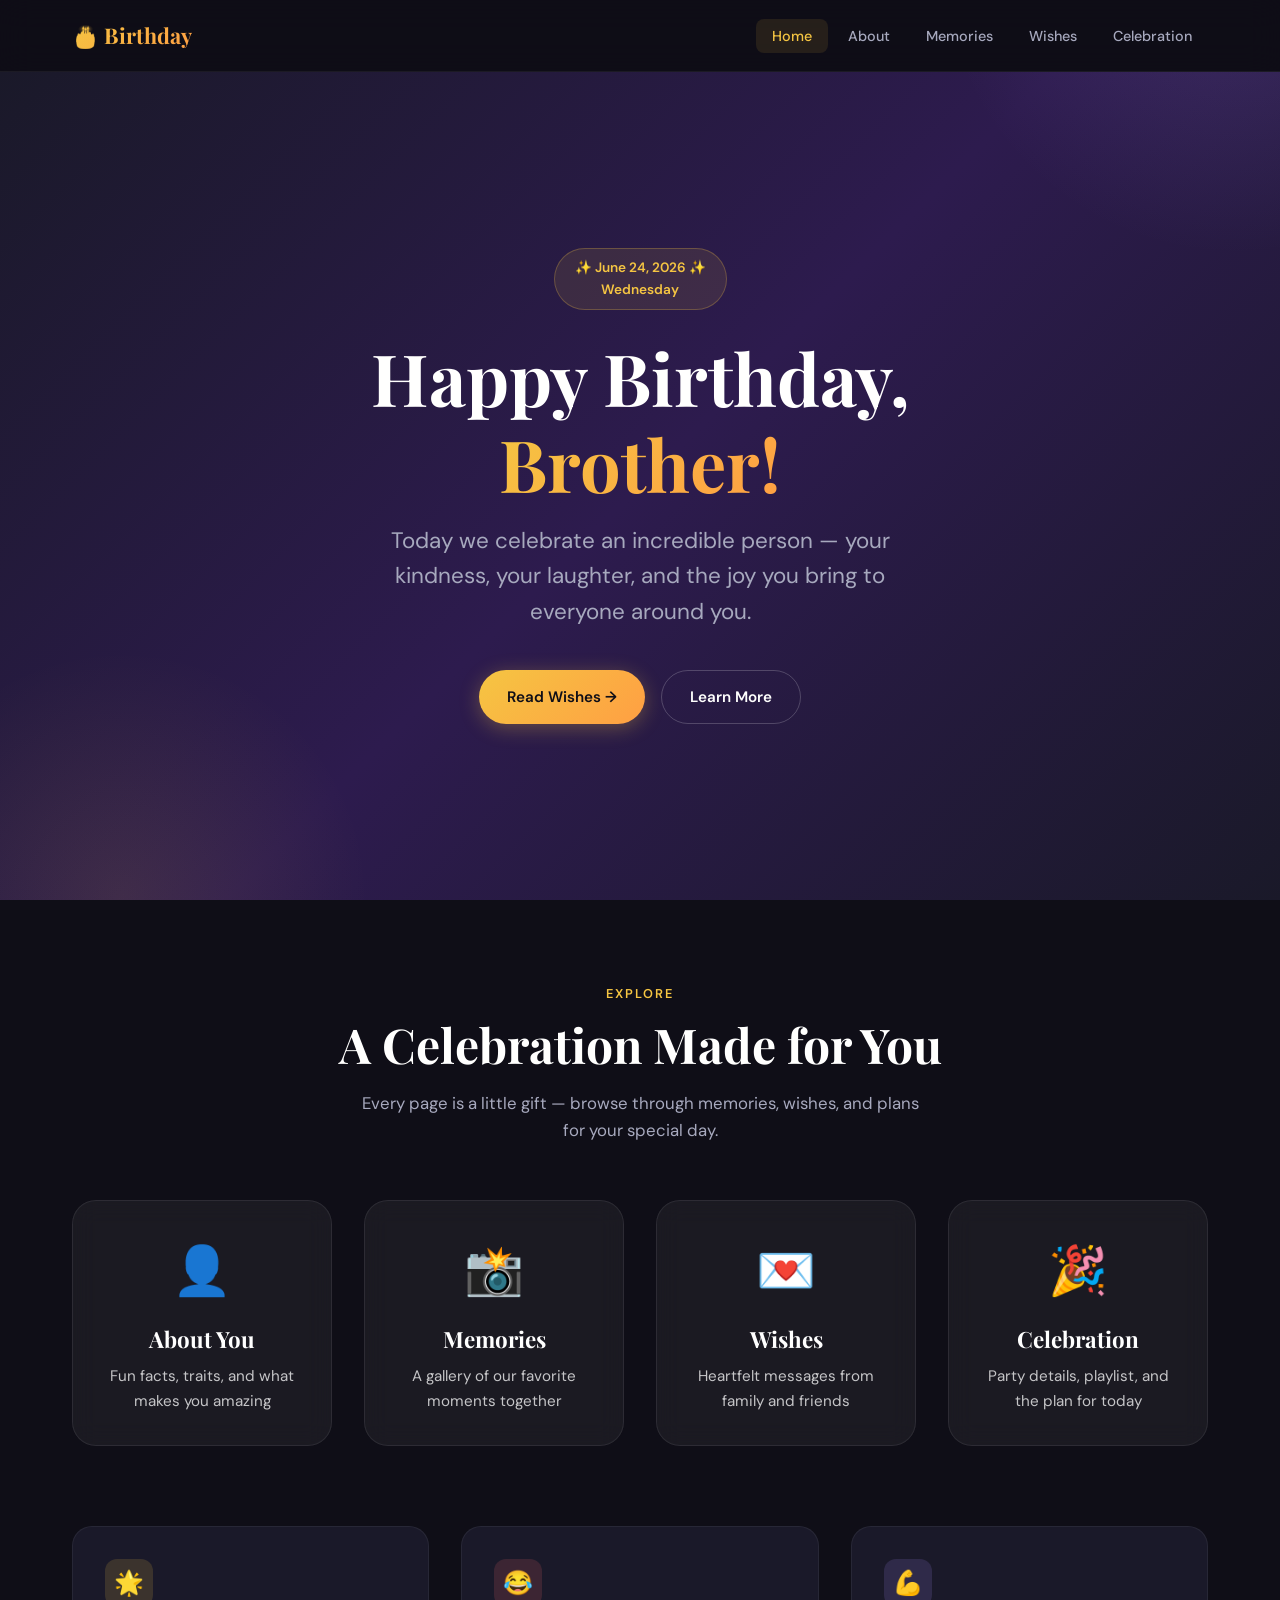
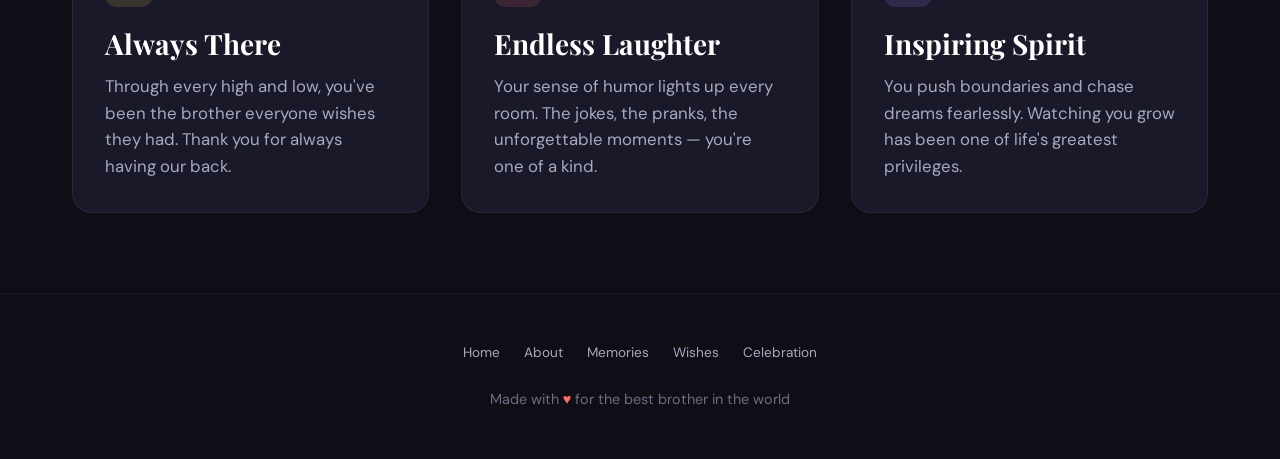
<file: index.html>
<!DOCTYPE html>
<html lang="en">
<head>
  <meta charset="UTF-8">
  <meta name="viewport" content="width=device-width, initial-scale=1.0">
  <title>Happy Birthday — Home</title>
  <link rel="stylesheet" href="css/style.css">
</head>
<body>

  <!-- Confetti -->
  <div class="confetti" aria-hidden="true">
    <div class="confetti-piece"></div>
    <div class="confetti-piece"></div>
    <div class="confetti-piece"></div>
    <div class="confetti-piece"></div>
    <div class="confetti-piece"></div>
    <div class="confetti-piece"></div>
    <div class="confetti-piece"></div>
    <div class="confetti-piece"></div>
    <div class="confetti-piece"></div>
    <div class="confetti-piece"></div>
  </div>

  <!-- Navigation -->
  <nav class="navbar">
    <div class="nav-container">
      <a href="index.html" class="nav-logo">🎂 Birthday</a>
      <button class="nav-toggle" aria-label="Toggle navigation" onclick="document.querySelector('.nav-links').classList.toggle('open')">
        <span></span>
        <span></span>
        <span></span>
      </button>
      <ul class="nav-links">
        <li><a href="index.html" class="active">Home</a></li>
        <li><a href="about.html">About</a></li>
        <li><a href="memories.html">Memories</a></li>
        <li><a href="wishes.html">Wishes</a></li>
        <li><a href="celebration.html">Celebration</a></li>
      </ul>
    </div>
  </nav>

  <div class="page-wrapper">

    <!-- Hero -->
    <section class="hero">
      <div class="hero-content">
        <div class="hero-badge">✨ June 24, 2026  ✨ <br> Wednesday</div>
        <h1>Happy Birthday,<br><span class="highlight">Brother!</span></h1>
        <p class="hero-subtitle">
          Today we celebrate an incredible person — your kindness, your laughter,
          and the joy you bring to everyone around you.
        </p>
        <div class="hero-cta">
          <a href="wishes.html" class="btn btn-primary">Read Wishes →</a>
          <a href="about.html" class="btn btn-outline">Learn More</a>
        </div>
      </div>
    </section>

    <!-- Quick Links -->
    <section class="section">
      <div class="container">
        <div class="section-header">
          <span class="label">Explore</span>
          <h2>A Celebration Made for You</h2>
          <p>Every page is a little gift — browse through memories, wishes, and plans for your special day.</p>
        </div>
        <div class="quick-links">
          <a href="about.html" class="quick-link-card">
            <span class="icon">👤</span>
            <h3>About You</h3>
            <p>Fun facts, traits, and what makes you amazing</p>
          </a>
          <a href="memories.html" class="quick-link-card">
            <span class="icon">📸</span>
            <h3>Memories</h3>
            <p>A gallery of our favorite moments together</p>
          </a>
          <a href="wishes.html" class="quick-link-card">
            <span class="icon">💌</span>
            <h3>Wishes</h3>
            <p>Heartfelt messages from family and friends</p>
          </a>
          <a href="celebration.html" class="quick-link-card">
            <span class="icon">🎉</span>
            <h3>Celebration</h3>
            <p>Party details, playlist, and the plan for today</p>
          </a>
        </div>
      </div>
    </section>

    <!-- Highlight Cards -->
    <section class="section" style="padding-top: 0;">
      <div class="container">
        <div class="grid-3">
          <div class="card">
            <div class="card-icon gold">🌟</div>
            <h3>Always There</h3>
            <p>Through every high and low, you've been the brother everyone wishes they had. Thank you for always having our back.</p>
          </div>
          <div class="card">
            <div class="card-icon coral">😂</div>
            <h3>Endless Laughter</h3>
            <p>Your sense of humor lights up every room. The jokes, the pranks, the unforgettable moments — you're one of a kind.</p>
          </div>
          <div class="card">
            <div class="card-icon purple">💪</div>
            <h3>Inspiring Spirit</h3>
            <p>You push boundaries and chase dreams fearlessly. Watching you grow has been one of life's greatest privileges.</p>
          </div>
        </div>
      </div>
    </section>

    <!-- Footer -->
    <footer class="footer">
      <div class="container">
        <nav class="footer-nav">
          <a href="index.html">Home</a>
          <a href="about.html">About</a>
          <a href="memories.html">Memories</a>
          <a href="wishes.html">Wishes</a>
          <a href="celebration.html">Celebration</a>
        </nav>
        <p>Made with <span class="heart">♥</span> for the best brother in the world</p>
      </div>
    </footer>

  </div>
</body>
</html>
</file>
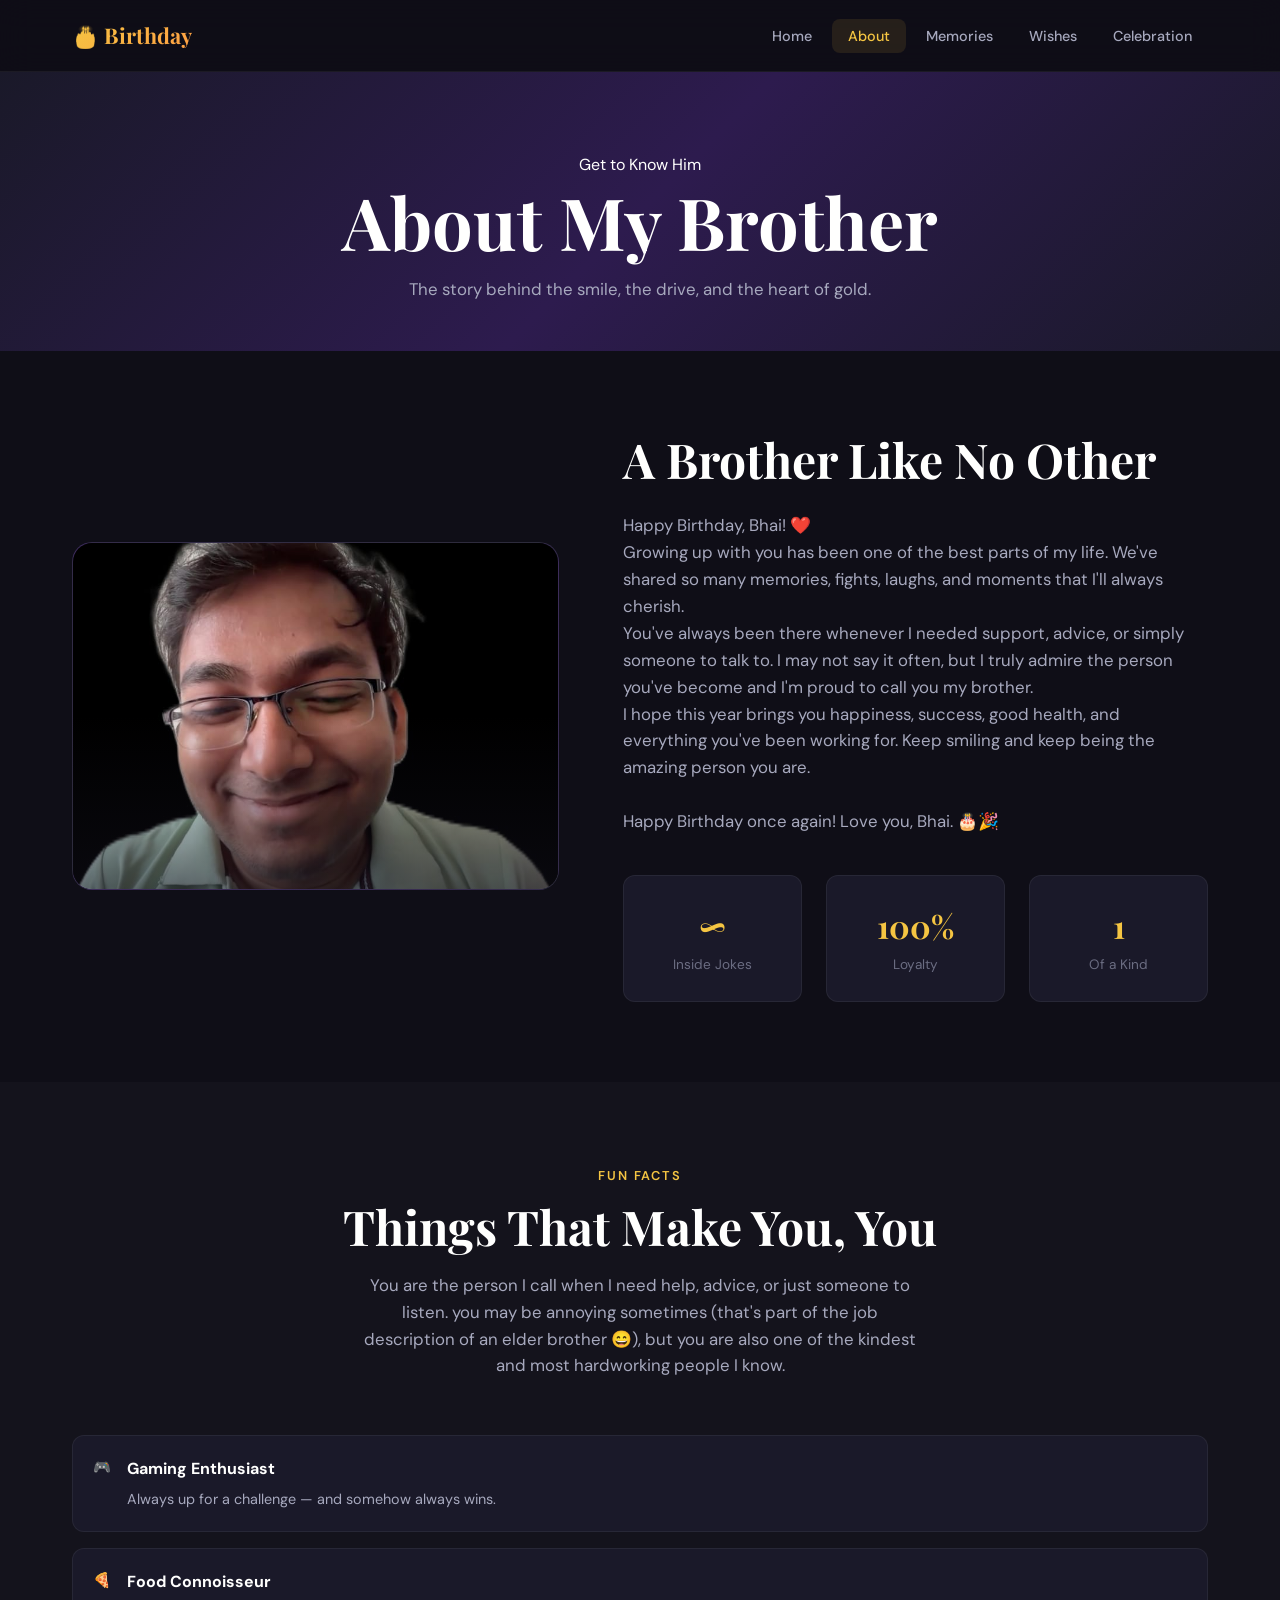
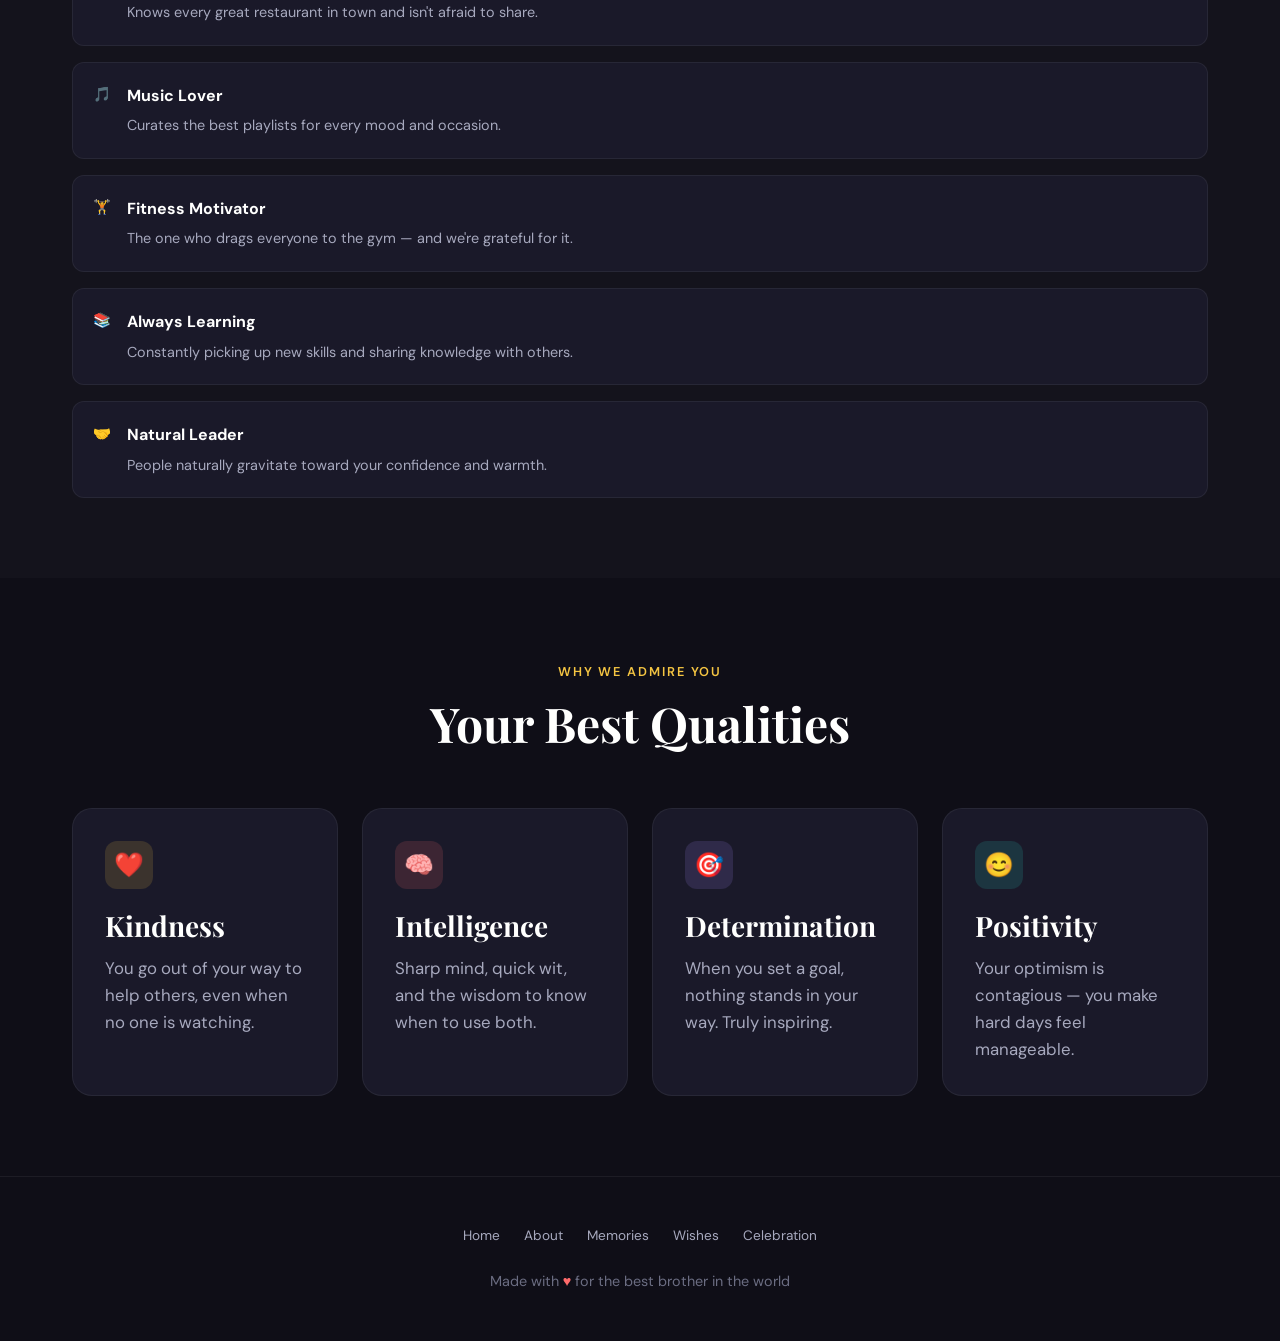
<file: about.html>
<!DOCTYPE html>
<html lang="en">

<head>
  <meta charset="UTF-8">
  <meta name="viewport" content="width=device-width, initial-scale=1.0">
  <title>About — Birthday</title>
  <link rel="stylesheet" href="css/style.css">
</head>

<body>

  <nav class="navbar">
    <div class="nav-container">
      <a href="index.html" class="nav-logo">🎂 Birthday</a>
      <button class="nav-toggle" aria-label="Toggle navigation"
        onclick="document.querySelector('.nav-links').classList.toggle('open')">
        <span></span>
        <span></span>
        <span></span>
      </button>
      <ul class="nav-links">
        <li><a href="index.html">Home</a></li>
        <li><a href="about.html" class="active">About</a></li>
        <li><a href="memories.html">Memories</a></li>
        <li><a href="wishes.html">Wishes</a></li>
        <li><a href="celebration.html">Celebration</a></li>
      </ul>
    </div>
  </nav>

  <div class="page-wrapper">

    <header class="page-hero">
      <div class="container">
        <span class="label">Get to Know Him</span>
        <h1>About My Brother</h1>
        <p>The story behind the smile, the drive, and the heart of gold.</p>
      </div>
    </header>

    <!-- Bio Section -->
    <section class="section">
      <div class="container">
        <div class="about-grid">
          <div class="about-image">
            <img src="thumbnails/WhatsApp Image 2026-06-20 at 7.28.28 AM.jpeg" alt="apnar pohoto">
          </div>
          <div class="about-content">
            <h2>A Brother Like No Other</h2>
            <p>
              Happy Birthday, Bhai! ❤️ <br>

              Growing up with you has been one of the best parts of my life. We've shared so many memories, fights,
              laughs, and moments that I'll always cherish. <br>

              You've always been there whenever I needed support, advice, or simply someone to talk to. I may not say it
              often, but I truly admire the person you've become and I'm proud to call you my brother.

              <br>

              I hope this year brings you happiness, success, good health, and everything you've been working for. Keep
              smiling and keep being the amazing person you are.
               <br>

               <br>

              Happy Birthday once again! Love you, Bhai. 🎂🎉
            </p>
            <div class="stats-row">
              <div class="stat-item">
                <span class="stat-number">∞</span>
                <span class="stat-label">Inside Jokes</span>
              </div>
              <div class="stat-item">
                <span class="stat-number">100%</span>
                <span class="stat-label">Loyalty</span>
              </div>
              <div class="stat-item">
                <span class="stat-number">1</span>
                <span class="stat-label">Of a Kind</span>
              </div>
            </div>
          </div>
        </div>
      </div>
    </section>

    <section class="section" style="background: rgba(255,255,255,0.02);">
      <div class="container">
        <div class="section-header">
          <span class="label">Fun Facts</span>
          <h2>Things That Make You, You</h2>
         <p>You are the person I call when I need help, advice, or just someone to listen. you may be annoying sometimes (that's part of the job description of an elder brother 😄), but you are also one of the kindest and most hardworking people I know.</p>
        </div>
        <ul class="trait-list">
          <li>
            <span class="trait-emoji">🎮</span>
            <div>
              <strong>Gaming Enthusiast</strong>
              <span>Always up for a challenge — and somehow always wins.</span>
            </div>
          </li>
          <li>
            <span class="trait-emoji">🍕</span>
            <div>
              <strong>Food Connoisseur</strong>
              <span>Knows every great restaurant in town and isn't afraid to share.</span>
            </div>
          </li>
          <li>
            <span class="trait-emoji">🎵</span>
            <div>
              <strong>Music Lover</strong>
              <span>Curates the best playlists for every mood and occasion.</span>
            </div>
          </li>
          <li>
            <span class="trait-emoji">🏋️</span>
            <div>
              <strong>Fitness Motivator</strong>
              <span>The one who drags everyone to the gym — and we're grateful for it.</span>
            </div>
          </li>
          <li>
            <span class="trait-emoji">📚</span>
            <div>
              <strong>Always Learning</strong>
              <span>Constantly picking up new skills and sharing knowledge with others.</span>
            </div>
          </li>
          <li>
            <span class="trait-emoji">🤝</span>
            <div>
              <strong>Natural Leader</strong>
              <span>People naturally gravitate toward your confidence and warmth.</span>
            </div>
          </li>
        </ul>
      </div>
    </section>

    
    <section class="section">
      <div class="container">
        <div class="section-header">
          <span class="label">Why We Admire You</span>
          <h2>Your Best Qualities</h2>
        </div>
        <div class="grid-4">
          <div class="card">
            <div class="card-icon gold">❤️</div>
            <h3>Kindness</h3>
            <p>You go out of your way to help others, even when no one is watching.</p>
          </div>
          <div class="card">
            <div class="card-icon coral">🧠</div>
            <h3>Intelligence</h3>
            <p>Sharp mind, quick wit, and the wisdom to know when to use both.</p>
          </div>
          <div class="card">
            <div class="card-icon purple">🎯</div>
            <h3>Determination</h3>
            <p>When you set a goal, nothing stands in your way. Truly inspiring.</p>
          </div>
          <div class="card">
            <div class="card-icon teal">😊</div>
            <h3>Positivity</h3>
            <p>Your optimism is contagious — you make hard days feel manageable.</p>
          </div>
        </div>
      </div>
    </section>

    <footer class="footer">
      <div class="container">
        <nav class="footer-nav">
          <a href="index.html">Home</a>
          <a href="about.html">About</a>
          <a href="memories.html">Memories</a>
          <a href="wishes.html">Wishes</a>
          <a href="celebration.html">Celebration</a>
        </nav>
        <p>Made with <span class="heart">♥</span> for the best brother in the world</p>
      </div>
    </footer>

  </div>
</body>

</html>
</file>
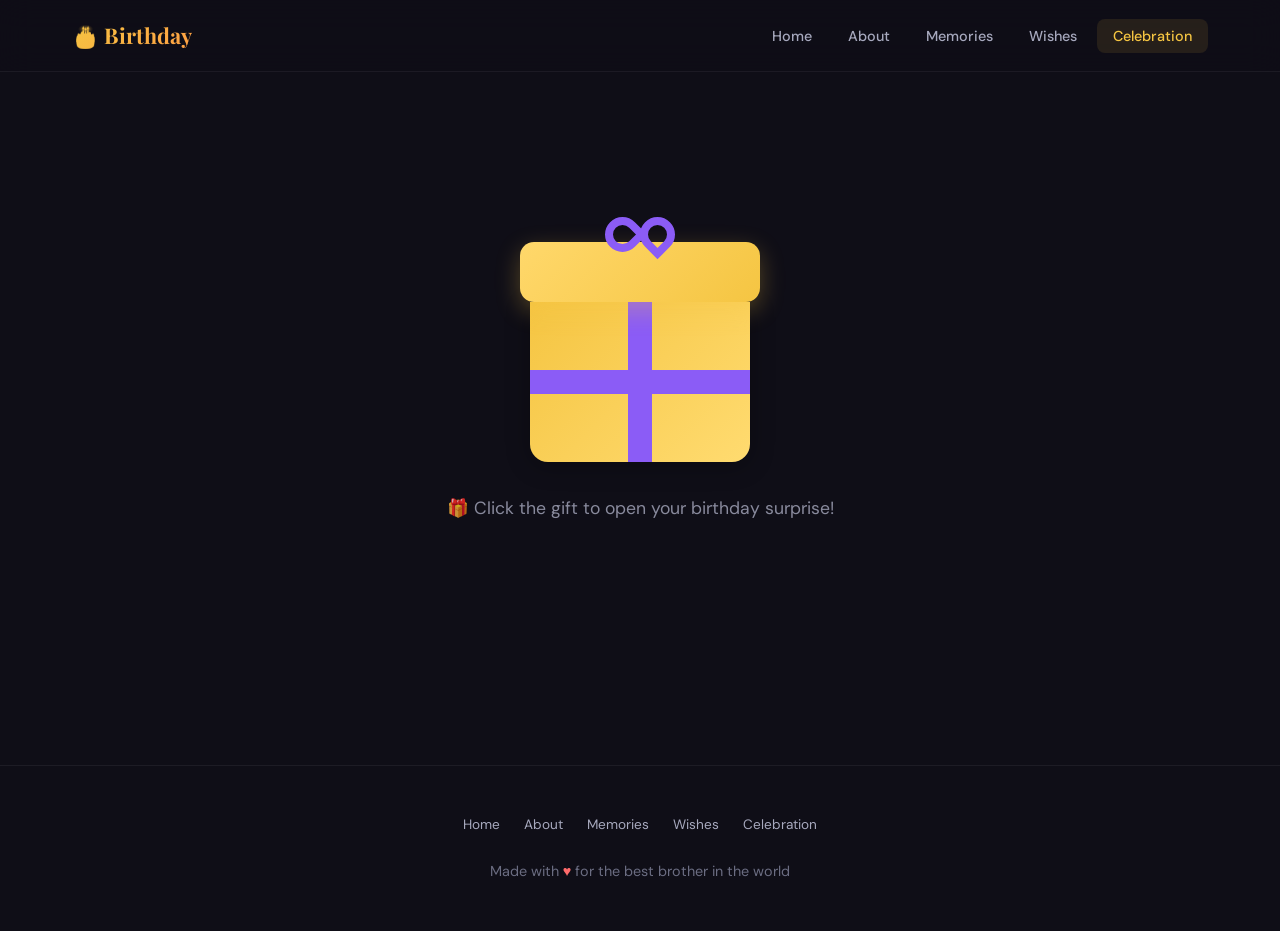
<file: celebration.html>
<!DOCTYPE html>
<html lang="en">
<head>
  <meta charset="UTF-8">
  <meta name="viewport" content="width=device-width, initial-scale=1.0">
  <title>Celebration — Birthday</title>

  <link rel="stylesheet" href="css/style.css">

  <link rel="preconnect" href="https://fonts.googleapis.com">
  <link rel="preconnect" href="https://fonts.gstatic.com" crossorigin>
  <link href="https://fonts.googleapis.com/css2?family=Playfair+Display:wght@400;700&family=Poppins:wght@300;400;500;600&display=swap" rel="stylesheet">
</head>
<body>

  <canvas id="confettiCanvas"></canvas>

  <nav class="navbar">
    <div class="nav-container">
      <a href="index.html" class="nav-logo">🎂 Birthday</a>

      <button class="nav-toggle" aria-label="Toggle navigation">
        <span></span>
        <span></span>
        <span></span>
      </button>

      <ul class="nav-links">
        <li><a href="index.html">Home</a></li>
        <li><a href="about.html">About</a></li>
        <li><a href="memories.html">Memories</a></li>
        <li><a href="wishes.html">Wishes</a></li>
        <li><a href="celebration.html" class="active">Celebration</a></li>
      </ul>
    </div>
  </nav>

  <main class="celebration-main">

    <!-- Gift Box -->
    <div class="surprise-box" id="surpriseBox">

      <div class="gift-box" id="giftBox">

        <div class="gift-lid">
          <div class="gift-bow"></div>
        </div>

        <div class="gift-body">
          <div class="gift-ribbon-v"></div>
          <div class="gift-ribbon-h"></div>
        </div>

      </div>

      <p class="surprise-hint">
        🎁 Click the gift to open your birthday surprise!
      </p>

    </div>

    <!-- Reveal -->
    <div class="surprise-reveal hidden" id="surpriseReveal">

      <h1 class="surprise-title">
        🎉 Happy Birthday Bhai! 🎉
      </h1>

      <p class="surprise-message">
        Today is not just another day. It's a celebration of the amazing
        brother, son and friend you are.
      </p>

      <p class="surprise-message">
        Thank you for every laugh, every lesson, every memory and every
        moment you've shared with us.
      </p>

      <div class="balloons">
        <span class="balloon">🎈</span>
        <span class="balloon">🎈</span>
        <span class="balloon">🎈</span>
        <span class="balloon">🎈</span>
        <span class="balloon">🎈</span>
      </div>

      <div class="celebration-card">

        <h2>❤️ Let's Cut The Cake ❤️</h2>

            <div class="wish-author">
              <div class="wish-author-info">
                <div class="video-container">
                  <video controls>
                    <source src="thumbnails/Man_cutting_birthday_cake_202606202140.mp4" type="video/mp4">
                  </video>
                </div>
              </div>
            </div>

      </div>

      <div class="action-buttons">
        <button class="btn btn-primary" id="celebrateBtn">
          🎊 Celebrate Again
        </button>

        <a href="index.html" class="btn btn-outline">
          🏠 Back Home
        </a>
      </div>

    </div>

  </main>

  <footer class="footer">
    <div class="container">
      <nav class="footer-nav">
        <a href="index.html">Home</a>
        <a href="about.html">About</a>
        <a href="memories.html">Memories</a>
        <a href="wishes.html">Wishes</a>
        <a href="celebration.html">Celebration</a>
      </nav>

      <p>
        Made with <span class="heart">♥</span>
        for the best brother in the world
      </p>
    </div>
  </footer>

  <script src="script.js"></script>

</body>
</html>
</file>
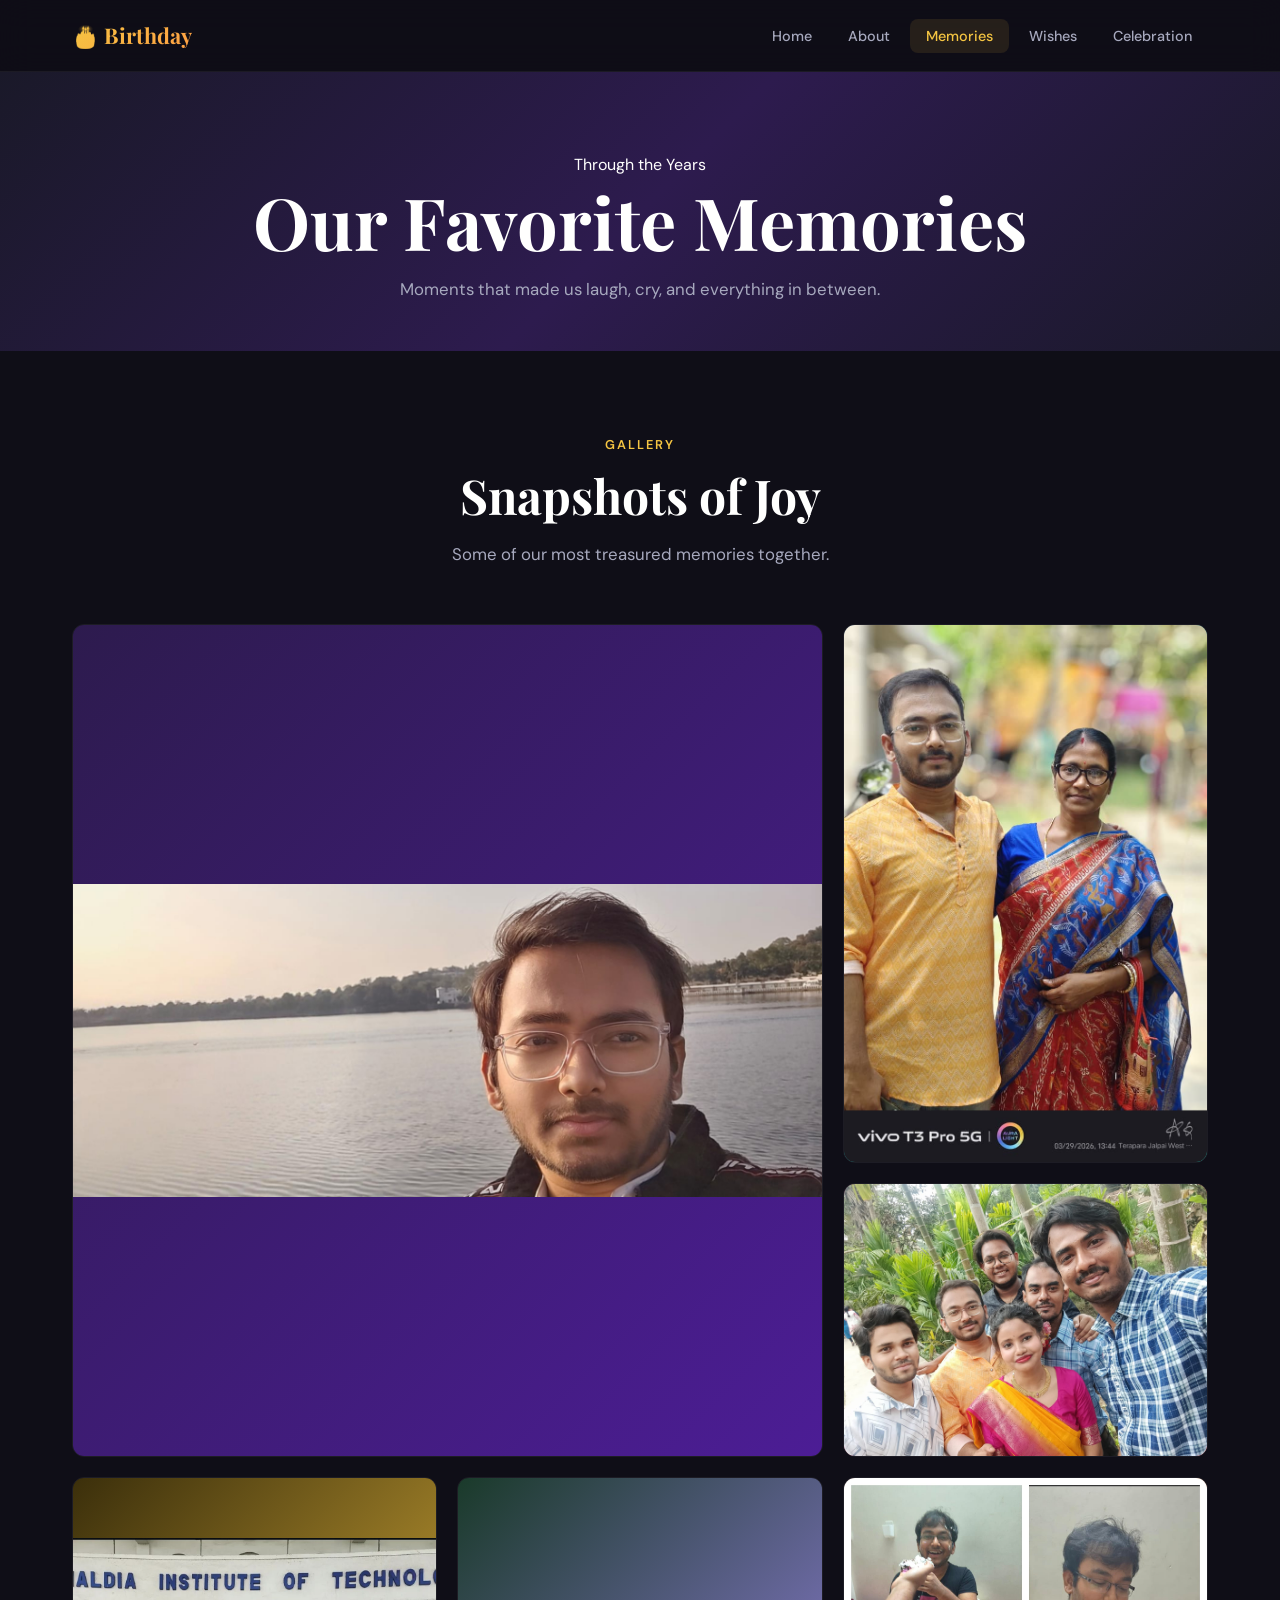
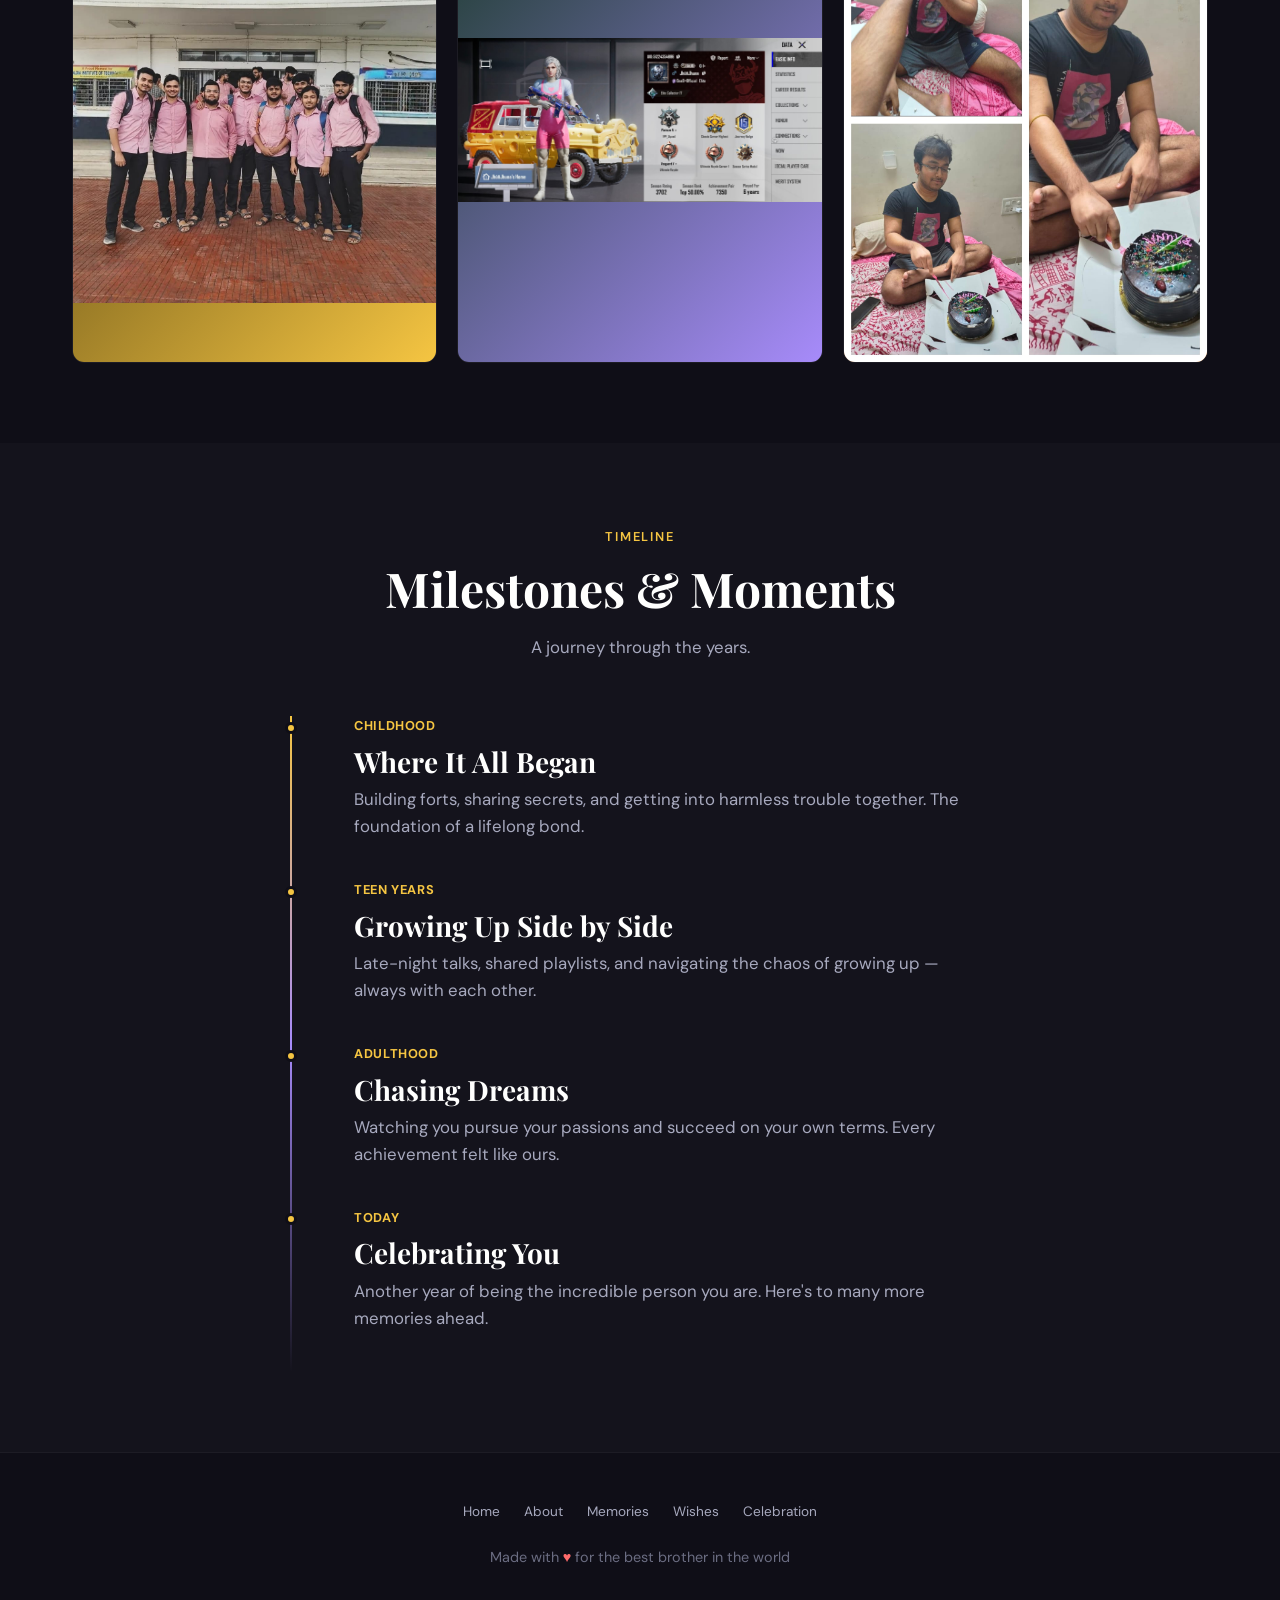
<file: memories.html>
<!DOCTYPE html>
<html lang="en">
<head>
  <meta charset="UTF-8">
  <meta name="viewport" content="width=device-width, initial-scale=1.0">
  <title>Memories — Birthday</title>
  <link rel="stylesheet" href="css/style.css">
</head>
<body>

  <nav class="navbar">
    <div class="nav-container">
      <a href="index.html" class="nav-logo">🎂 Birthday</a>

      <button class="nav-toggle" aria-label="Toggle navigation"
        onclick="document.querySelector('.nav-links').classList.toggle('open')">
        <span></span>
        <span></span>
        <span></span>
      </button>

      <ul class="nav-links">
        <li><a href="index.html">Home</a></li>
        <li><a href="about.html">About</a></li>
        <li><a href="memories.html" class="active">Memories</a></li>
        <li><a href="wishes.html">Wishes</a></li>
        <li><a href="celebration.html">Celebration</a></li>
      </ul>
    </div>
  </nav>

  <div class="page-wrapper">

    
    <header class="page-hero">
      <div class="container">
        <span class="label">Through the Years</span>
        <h1>Our Favorite Memories</h1>
        <p>Moments that made us laugh, cry, and everything in between.</p>
      </div>
    </header>

    
    <section class="section">
      <div class="container">

        <div class="section-header">
          <span class="label">Gallery</span>
          <h2>Snapshots of Joy</h2>
          <p>Some of our most treasured memories together.</p>
        </div>

        <div class="gallery-grid">

          <div class="gallery-item large">
            <div class="gallery-placeholder">
              <img src="thumbnails/trip.jpeg" alt="Trip">
            </div>
            <div class="gallery-caption">
              <h4>Best Trip Ever</h4>
              <p>That unforgettable adventure we'll never forget.</p>
            </div>
          </div>

          <div class="gallery-item">
            <div class="gallery-placeholder">
              <img src="thumbnails/with ma.jpeg" alt="With Maa">
            </div>
            <div class="gallery-caption">
              <h4>With Maa</h4>
              <p>One of our favorite pictures together.</p>
            </div>
          </div>

          <div class="gallery-item">
            <div class="gallery-placeholder">
              <img src="thumbnails/holiday together.jpeg" alt="Holiday">
            </div>
            <div class="gallery-caption">
              <h4>Holidays Together</h4>
              <p>Family traditions at their finest.</p>
            </div>
          </div>

          <div class="gallery-item">
            <div class="gallery-placeholder">
              <img src="thumbnails/graduation.jpeg" alt="Graduation">
            </div>
            <div class="gallery-caption">
              <h4>Graduation Day</h4>
              <p>So proud of this moment.</p>
            </div>
          </div>

          <div class="gallery-item">
            <div class="gallery-placeholder">
              <img src="thumbnails/bgmi.jpeg" alt="Gaming">
            </div>
            <div class="gallery-caption">
              <h4>Game Day</h4>
              <p>Cheering from the sidelines.</p>
            </div>
          </div>

          <div class="gallery-item">
            <div class="gallery-placeholder">
              <img src="thumbnails/lbd.jpeg" alt="Last Birthday">
            </div>
            <div class="gallery-caption">
              <h4>Last Year's Birthday</h4>
              <p>And many more to come.</p>
            </div>
          </div>

        </div>

      </div>
    </section>

    
    <section class="section" style="background: rgba(255,255,255,0.02);">
      <div class="container">

        <div class="section-header">
          <span class="label">Timeline</span>
          <h2>Milestones & Moments</h2>
          <p>A journey through the years.</p>
        </div>

        <div class="timeline">

          <div class="timeline-item">
            <div class="timeline-year">CHILDHOOD</div>
            <h3>Where It All Began</h3>
            <p>
              Building forts, sharing secrets, and getting into harmless
              trouble together. The foundation of a lifelong bond.
            </p>
          </div>

          <div class="timeline-item">
            <div class="timeline-year">TEEN YEARS</div>
            <h3>Growing Up Side by Side</h3>
            <p>
              Late-night talks, shared playlists, and navigating the
              chaos of growing up — always with each other.
            </p>
          </div>

          <div class="timeline-item">
            <div class="timeline-year">ADULTHOOD</div>
            <h3>Chasing Dreams</h3>
            <p>
              Watching you pursue your passions and succeed on your own terms.
              Every achievement felt like ours.
            </p>
          </div>

          <div class="timeline-item">
            <div class="timeline-year">TODAY</div>
            <h3>Celebrating You</h3>
            <p>
              Another year of being the incredible person you are.
              Here's to many more memories ahead.
            </p>
          </div>

        </div>

      </div>
    </section>

    
    <footer class="footer">
      <div class="container">

        <nav class="footer-nav">
          <a href="index.html">Home</a>
          <a href="about.html">About</a>
          <a href="memories.html">Memories</a>
          <a href="wishes.html">Wishes</a>
          <a href="celebration.html">Celebration</a>
        </nav>

        <p>
          Made with <span class="heart">♥</span>
          for the best brother in the world
        </p>

      </div>
    </footer>

  </div>

</body>
</html>
</file>
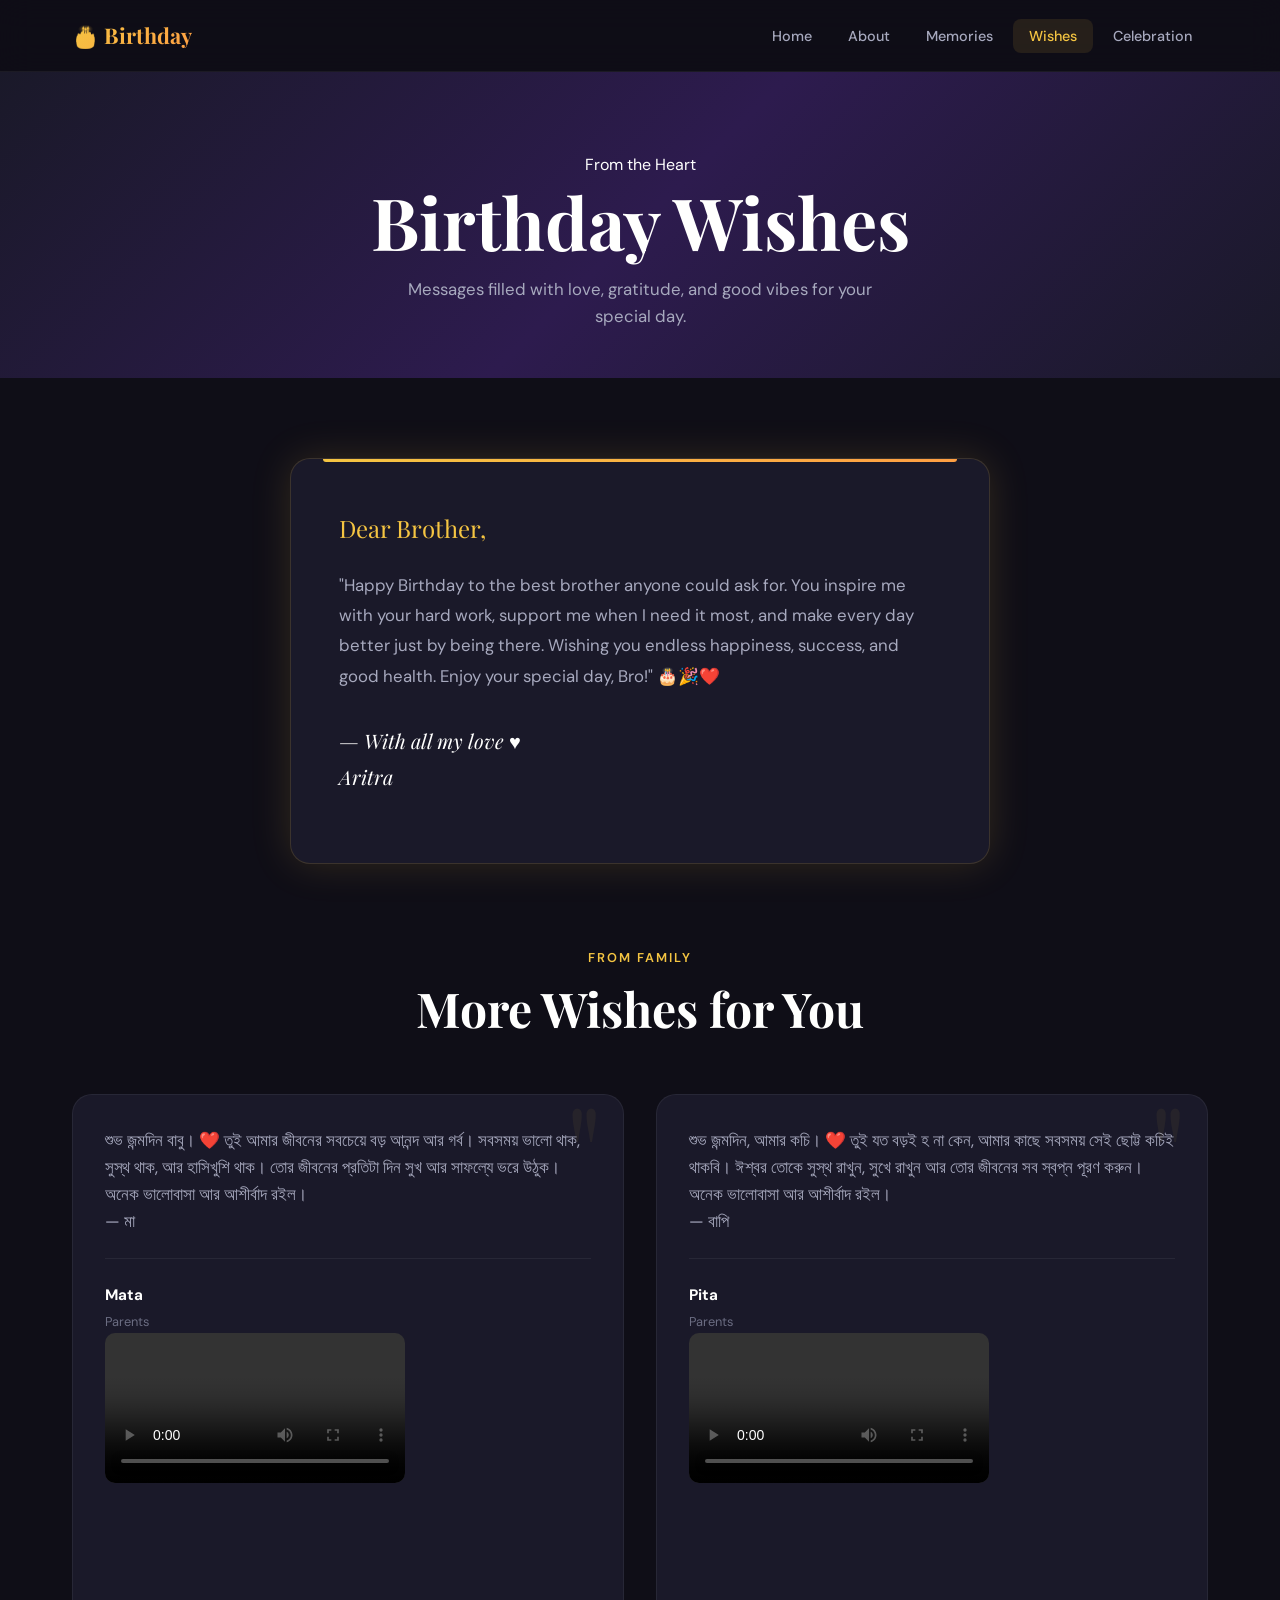
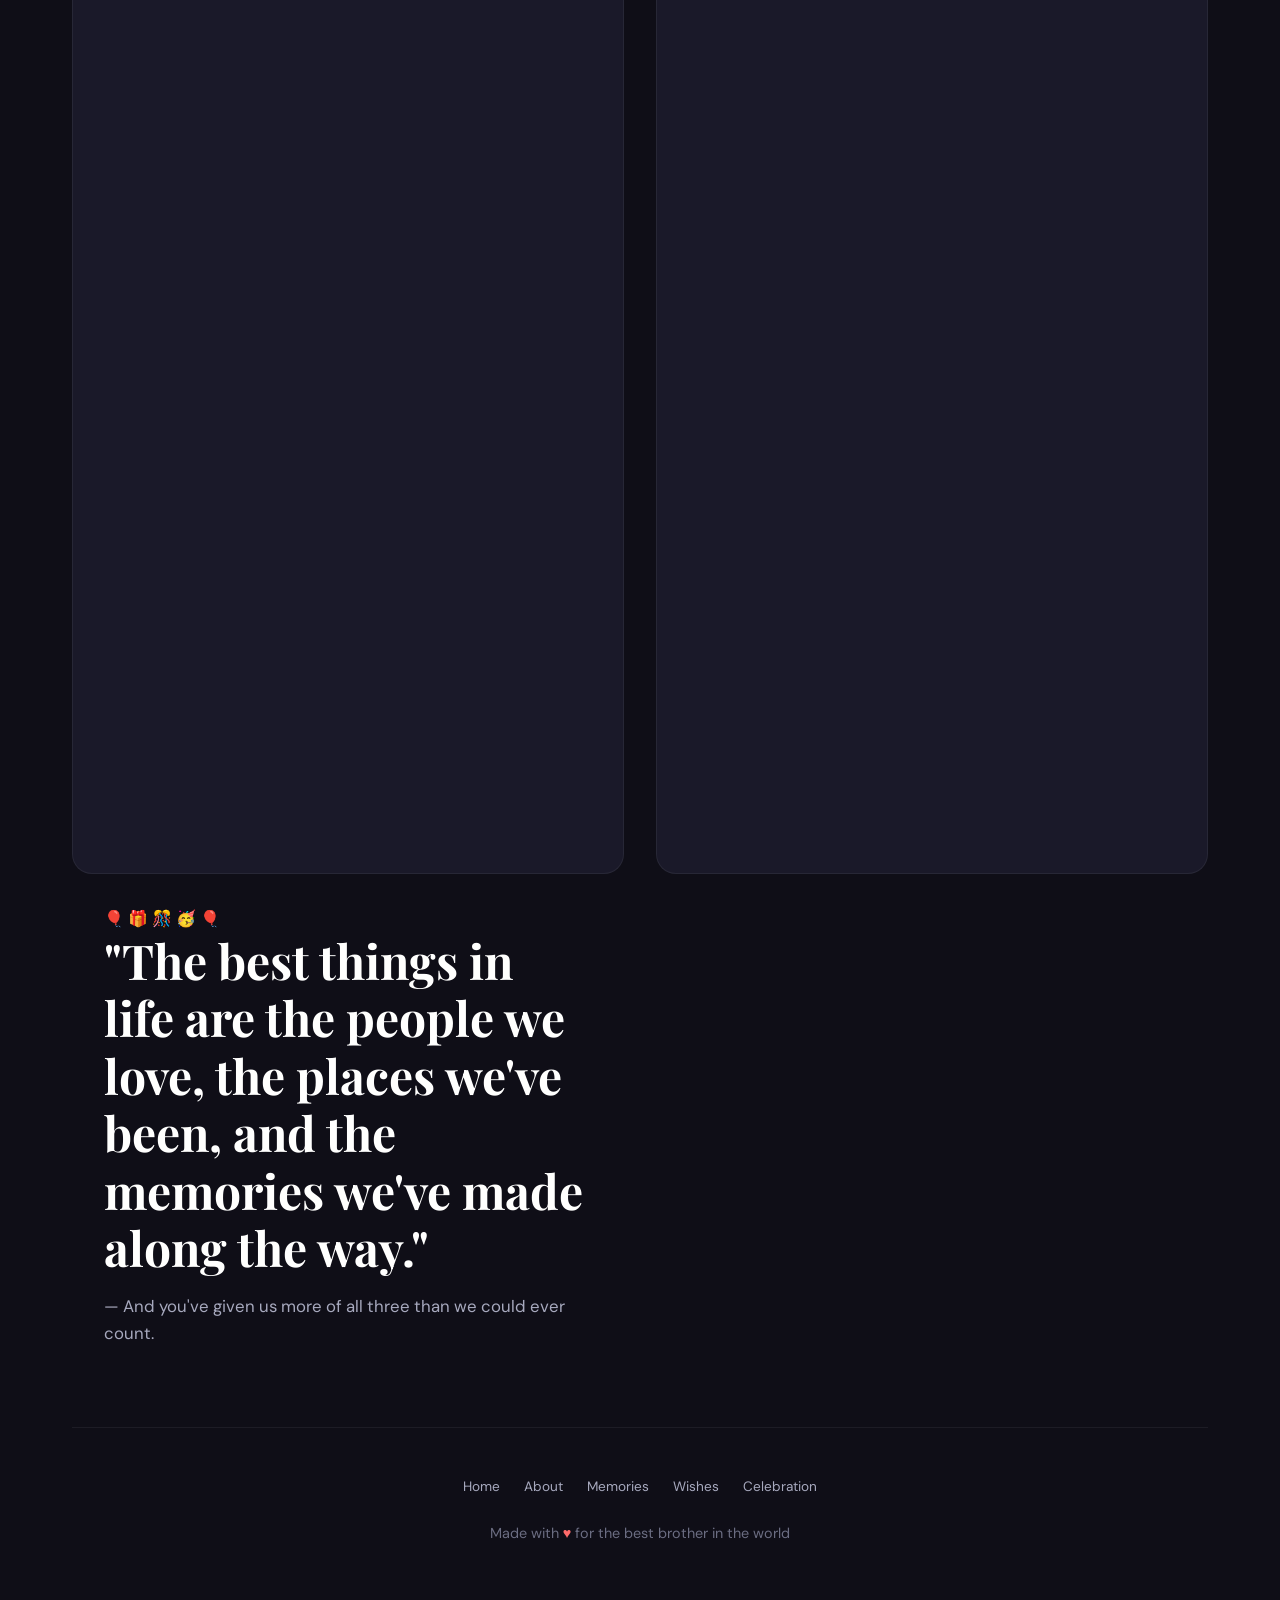
<file: wishes.html>
<!DOCTYPE html>
<html lang="en">

<head>
  <meta charset="UTF-8">
  <meta name="viewport" content="width=device-width, initial-scale=1.0">
  <title>Wishes — Birthday</title>
  <link rel="stylesheet" href="css/style.css">
</head>

<body>

  <nav class="navbar">
    <div class="nav-container">
      <a href="index.html" class="nav-logo">🎂 Birthday</a>
      <button class="nav-toggle" aria-label="Toggle navigation"
        onclick="document.querySelector('.nav-links').classList.toggle('open')">
        <span></span>
        <span></span>
        <span></span>
      </button>
      <ul class="nav-links">
        <li><a href="index.html">Home</a></li>
        <li><a href="about.html">About</a></li>
        <li><a href="memories.html">Memories</a></li>
        <li><a href="wishes.html" class="active">Wishes</a></li>
        <li><a href="celebration.html">Celebration</a></li>
      </ul>
    </div>
  </nav>

  <div class="page-wrapper">

    <header class="page-hero">
      <div class="container">
        <span class="label">From the Heart</span>
        <h1>Birthday Wishes</h1>
        <p>Messages filled with love, gratitude, and good vibes for your special day.</p>
      </div>
    </header>

    
    <section class="section">
      <div class="container">
        <div class="letter-box">
          <p class="letter-salutation">Dear Brother,</p>
          <p>
            "Happy Birthday to the best brother anyone could ask for. You inspire me with your hard work, support me
            when I need it most, and make every day better just by being there. Wishing you endless happiness, success,
            and good health. Enjoy your special day, Bro!" 🎂🎉❤️
          </p>
          <p class="letter-signature">— With all my love ♥ <br>Aritra</p>
        </div>
      </div>
    </section>

    
    <section class="section" style="padding-top: 0;">
      <div class="container">
        <div class="section-header">
          <span class="label">From Family </span>
          <h2>More Wishes for You</h2>
        </div>
        <div class="grid-2">
          <div class="wish-card">
            <p>
              শুভ জন্মদিন বাবু। ❤️

              তুই আমার জীবনের সবচেয়ে বড় আনন্দ আর গর্ব। সবসময় ভালো থাক, সুস্থ থাক, আর হাসিখুশি থাক। তোর জীবনের প্রতিটা
              দিন সুখ আর সাফল্যে ভরে উঠুক।

              অনেক ভালোবাসা আর আশীর্বাদ রইল।

              <br>— মা

            </p>
            <div class="wish-author">
              <div class="wish-author-info">
                <strong>Mata</strong>
                <span>Parents</span>
                <div class="video-container">
                  <video controls>
                    <source src="thumbnails/Lady_speaks_birthday_wishes_202606200900.mp4" type="video/mp4">
                  </video>
                </div>
              </div>
            </div>

          </div>
          <div class="wish-card">
            <p>
              শুভ জন্মদিন, আমার কচি। ❤️

              তুই যত বড়ই হ না কেন, আমার কাছে সবসময় সেই ছোট্ট কচিই থাকবি। ঈশ্বর তোকে সুস্থ রাখুন, সুখে রাখুন আর তোর
              জীবনের সব স্বপ্ন পূরণ করুন।

              অনেক ভালোবাসা আর আশীর্বাদ রইল।

              <br>— বাপি

            </p>
            <div class="wish-author">
              <div class="wish-author-info">
                <strong>Pita</strong>
                <span>Parents</span>
                <div class="video-container">
                  <video controls>
                    <source src="thumbnails/Birthday_wish_video_rotation_202606200840.mp4" type="video/mp4">
                  </video>
                </div>
              </div>
            </div>

          </div>


          
          <section class="section" style="padding-top: 0;">
            <div class="container">
              <div class="celebration-banner">
                <div class="emoji-row">🎈 🎁 🎊 🥳 🎈</div>
                <h2 style="margin-bottom: 1rem;">"The best things in life are the people we love,
                  the places we've been, and the memories we've made along the way."</h2>
                <p>— And you've given us more of all three than we could ever count.</p>
              </div>
            </div>
          </section>


        </div>

          <footer class="footer">
            <div class="container">
              <nav class="footer-nav">
                <a href="index.html">Home</a>
                <a href="about.html">About</a>
                <a href="memories.html">Memories</a>
                <a href="wishes.html">Wishes</a>
                <a href="celebration.html">Celebration</a>
              </nav>
              <p>Made with <span class="heart">♥</span> for the best brother in the world</p>
            </div>
          </footer>
</body>


</html>
</file>
<file: css/style.css>
@import url('https://fonts.googleapis.com/css2?family=Playfair+Display:ital,wght@0,400;0,600;0,700;1,400&family=DM+Sans:ital,wght@0,400;0,500;0,600;0,700;1,400&display=swap');

:root {
  --bg-dark: #0f0e17;
  --bg-card: #1a1929;
  --bg-card-hover: #22213a;
  --accent-gold: #f5c542;
  --accent-coral: #ff6b6b;
  --accent-purple: #a78bfa;
  --accent-teal: #2dd4bf;
  --text-primary: #fffffe;
  --text-secondary: #a7a9be;
  --text-muted: #6b6d82;
  --gradient-hero: linear-gradient(135deg, #1a1929 0%, #2d1b4e 50%, #1a1929 100%);
  --gradient-gold: linear-gradient(135deg, #f5c542, #ff9f43);
  --shadow-soft: 0 4px 24px rgba(0, 0, 0, 0.3);
  --shadow-glow: 0 0 40px rgba(245, 197, 66, 0.15);
  --radius: 12px;
  --radius-lg: 20px;
  --transition: 0.3s cubic-bezier(0.4, 0, 0.2, 1);
  --nav-height: 72px;
}

*,
*::before,
*::after {
  box-sizing: border-box;
  margin: 0;
  padding: 0;
}

html {
  scroll-behavior: smooth;
}

body {
  font-family: 'DM Sans', sans-serif;
  background-color: var(--bg-dark);
  color: var(--text-primary);
  line-height: 1.6;
  min-height: 100vh;
  overflow-x: hidden;
}


h1, h2, h3, h4 {
  font-family: 'Playfair Display', serif;
  font-weight: 700;
  line-height: 1.2;
}

h1 { font-size: clamp(2.5rem, 6vw, 4.5rem); }
h2 { font-size: clamp(2rem, 4vw, 3rem); }
h3 { font-size: clamp(1.25rem, 2.5vw, 1.75rem); }

p {
  color: var(--text-secondary);
  font-size: 1.05rem;
}

a {
  color: inherit;
  text-decoration: none;
}

img {
  max-width: 100%;
  display: block;
}


.navbar {
  position: fixed;
  top: 0;
  left: 0;
  right: 0;
  height: var(--nav-height);
  background: rgba(15, 14, 23, 0.85);
  backdrop-filter: blur(16px);
  -webkit-backdrop-filter: blur(16px);
  border-bottom: 1px solid rgba(255, 255, 255, 0.06);
  z-index: 1000;
  display: flex;
  align-items: center;
  justify-content: center;
}

.nav-container {
  width: 100%;
  max-width: 1200px;
  padding: 0 2rem;
  display: flex;
  align-items: center;
  justify-content: space-between;
}

.nav-logo {
  font-family: 'Playfair Display', serif;
  font-size: 1.35rem;
  font-weight: 700;
  background: var(--gradient-gold);
  -webkit-background-clip: text;
  -webkit-text-fill-color: transparent;
  background-clip: text;
}

.nav-links {
  display: flex;
  gap: 0.25rem;
  list-style: none;
}

.nav-links a {
  padding: 0.5rem 1rem;
  border-radius: 8px;
  font-size: 0.9rem;
  font-weight: 500;
  color: var(--text-secondary);
  transition: var(--transition);
}

.nav-links a:hover,
.nav-links a.active {
  color: var(--text-primary);
  background: rgba(245, 197, 66, 0.1);
}

.nav-links a.active {
  color: var(--accent-gold);
}


.nav-toggle {
  display: none;
  background: none;
  border: none;
  cursor: pointer;
  padding: 0.5rem;
}

.nav-toggle span {
  display: block;
  width: 24px;
  height: 2px;
  background: var(--text-primary);
  margin: 5px 0;
  transition: var(--transition);
  border-radius: 2px;
}


.page-wrapper {
  padding-top: var(--nav-height);
}

.container {
  width: 100%;
  max-width: 1200px;
  margin: 0 auto;
  padding: 0 2rem;
}

.section {
  padding: 5rem 0;
}

.section-header {
  text-align: center;
  margin-bottom: 3.5rem;
}

.section-header .label {
  display: inline-block;
  font-size: 0.8rem;
  font-weight: 600;
  letter-spacing: 0.15em;
  text-transform: uppercase;
  color: var(--accent-gold);
  margin-bottom: 0.75rem;
}

.section-header p {
  max-width: 560px;
  margin: 1rem auto 0;
}


.hero {
  min-height: calc(100vh - var(--nav-height));
  display: flex;
  align-items: center;
  justify-content: center;
  background: var(--gradient-hero);
  position: relative;
  overflow: hidden;
}

.hero::before {
  content: '';
  position: absolute;
  top: -50%;
  right: -20%;
  width: 600px;
  height: 600px;
  background: radial-gradient(circle, rgba(167, 139, 250, 0.15) 0%, transparent 70%);
  border-radius: 50%;
  animation: float 8s ease-in-out infinite;
}

.hero::after {
  content: '';
  position: absolute;
  bottom: -30%;
  left: -10%;
  width: 500px;
  height: 500px;
  background: radial-gradient(circle, rgba(245, 197, 66, 0.1) 0%, transparent 70%);
  border-radius: 50%;
  animation: float 10s ease-in-out infinite reverse;
}

@keyframes float {
  0%, 100% { transform: translate(0, 0); }
  50% { transform: translate(30px, -30px); }
}

.hero-content {
  text-align: center;
  position: relative;
  z-index: 1;
  padding: 2rem;
}

.hero-badge {
  display: inline-flex;
  align-items: center;
  gap: 0.5rem;
  padding: 0.5rem 1.25rem;
  background: rgba(245, 197, 66, 0.1);
  border: 1px solid rgba(245, 197, 66, 0.25);
  border-radius: 50px;
  font-size: 0.85rem;
  font-weight: 600;
  color: var(--accent-gold);
  margin-bottom: 1.5rem;
  animation: fadeInDown 0.8s ease;
}

.hero h1 {
  margin-bottom: 1rem;
  animation: fadeInUp 0.8s ease 0.2s both;
}

.hero h1 .highlight {
  background: var(--gradient-gold);
  -webkit-background-clip: text;
  -webkit-text-fill-color: transparent;
  background-clip: text;
}

.hero-subtitle {
  font-size: clamp(1.1rem, 2.5vw, 1.4rem);
  color: var(--text-secondary);
  max-width: 520px;
  margin: 0 auto 2.5rem;
  animation: fadeInUp 0.8s ease 0.4s both;
}

.hero-cta {
  display: flex;
  gap: 1rem;
  justify-content: center;
  flex-wrap: wrap;
  animation: fadeInUp 0.8s ease 0.6s both;
}

@keyframes fadeInUp {
  from { opacity: 0; transform: translateY(24px); }
  to { opacity: 1; transform: translateY(0); }
}

@keyframes fadeInDown {
  from { opacity: 0; transform: translateY(-16px); }
  to { opacity: 1; transform: translateY(0); }
}


.btn {
  display: inline-flex;
  align-items: center;
  gap: 0.5rem;
  padding: 0.85rem 1.75rem;
  border-radius: 50px;
  font-family: 'DM Sans', sans-serif;
  font-size: 0.95rem;
  font-weight: 600;
  border: none;
  cursor: pointer;
  transition: var(--transition);
}

.btn-primary {
  background: var(--gradient-gold);
  color: var(--bg-dark);
  box-shadow: 0 4px 20px rgba(245, 197, 66, 0.3);
}

.btn-primary:hover {
  transform: translateY(-2px);
  box-shadow: 0 8px 30px rgba(245, 197, 66, 0.4);
}

.btn-outline {
  background: transparent;
  color: var(--text-primary);
  border: 1.5px solid rgba(255, 255, 255, 0.2);
}

.btn-outline:hover {
  border-color: var(--accent-gold);
  color: var(--accent-gold);
  background: rgba(245, 197, 66, 0.05);
}



.quick-links {
    display: grid;
    grid-template-columns: repeat(auto-fit, minmax(250px, 1fr));
    gap: 2rem;
    margin-top: 3rem;
}

.quick-link-card {
    background: rgba(255, 255, 255, 0.05);
    border: 1px solid rgba(255, 255, 255, 0.08);
    backdrop-filter: blur(12px);
    border-radius: 24px;
    padding: 2rem;
    text-align: center;
    text-decoration: none;
    color: inherit;
    transition: all 0.35s ease;
    position: relative;
    overflow: hidden;
}

.quick-link-card::before {
    content: "";
    position: absolute;
    inset: 0;
    background: linear-gradient(
        135deg,
        rgba(245, 197, 66, 0.08),
        rgba(139, 92, 246, 0.08)
    );
    opacity: 0;
    transition: opacity 0.35s ease;
}

.quick-link-card:hover::before {
    opacity: 1;
}

.quick-link-card:hover {
    transform: translateY(-8px);
    border-color: rgba(245, 197, 66, 0.4);
    box-shadow:
        0 15px 35px rgba(0,0,0,0.25),
        0 0 25px rgba(245,197,66,0.15);
}

.quick-link-card .icon {
    font-size: 3rem;
    display: block;
    margin-bottom: 1rem;
}

.quick-link-card h3 {
    font-size: 1.4rem;
    margin-bottom: 0.75rem;
    color: #fff;
}

.quick-link-card p {
    color: rgba(255,255,255,0.75);
    line-height: 1.6;
    font-size: 0.95rem;
}


@media (max-width: 768px) {
    .quick-links {
        grid-template-columns: 1fr;
    }

    .quick-link-card {
        padding: 1.5rem;
    }
}


.card {
  background: var(--bg-card);
  border: 1px solid rgba(255, 255, 255, 0.06);
  border-radius: var(--radius-lg);
  padding: 2rem;
  transition: var(--transition);
}

.card:hover {
  background: var(--bg-card-hover);
  border-color: rgba(245, 197, 66, 0.15);
  transform: translateY(-4px);
  box-shadow: var(--shadow-soft);
}

.card-icon {
  width: 48px;
  height: 48px;
  border-radius: 12px;
  display: flex;
  align-items: center;
  justify-content: center;
  font-size: 1.5rem;
  margin-bottom: 1.25rem;
}

.card-icon.gold { background: rgba(245, 197, 66, 0.15); }
.card-icon.coral { background: rgba(255, 107, 107, 0.15); }
.card-icon.purple { background: rgba(167, 139, 250, 0.15); }
.card-icon.teal { background: rgba(45, 212, 191, 0.15); }

.card h3 {
  margin-bottom: 0.75rem;
}


.grid-2 {
  display: grid;
  grid-template-columns: repeat(2, 1fr);
  gap: 2rem;
}

.grid-3 {
  display: grid;
  grid-template-columns: repeat(3, 1fr);
  gap: 2rem;
}

.grid-4 {
  display: grid;
  grid-template-columns: repeat(4, 1fr);
  gap: 1.5rem;
}


.page-hero {
  padding: 5rem 0 3rem;
  text-align: center;
  background: var(--gradient-hero);
  position: relative;
}

.page-hero h1 {
  margin-bottom: 0.75rem;
}

.page-hero p {
  max-width: 500px;
  margin: 0 auto;
}


.about-grid {
  display: grid;
  grid-template-columns: 1fr 1.2fr;
  gap: 4rem;
  align-items: center;
}

.about-image {
  aspect-ratio: 7/5;
  border-radius: var(--radius-lg);
  background: linear-gradient(145deg, #2d1b4e, #1a1929);
  border: 1px solid rgba(255, 255, 255, 0.08);
  display: flex;
  align-items: center;
  justify-content: center;
  font-size: 6rem;
  position: relative;
  overflow: hidden;
}

.about-image::after {
  content: '';
  position: absolute;
  inset: 0;
  background: linear-gradient(to top, rgba(15, 14, 23, 0.6), transparent 50%);
}

.about-image span {
  position: relative;
  z-index: 1;
}

.about-content h2 {
  margin-bottom: 1.5rem;
}

.about-content p {
  margin-bottom: 1.25rem;
}

.stats-row {
  display: grid;
  grid-template-columns: repeat(3, 1fr);
  gap: 1.5rem;
  margin-top: 2.5rem;
}

.stat-item {
  text-align: center;
  padding: 1.5rem;
  background: var(--bg-card);
  border-radius: var(--radius);
  border: 1px solid rgba(255, 255, 255, 0.06);
}

.stat-number {
  font-family: 'Playfair Display', serif;
  font-size: 2rem;
  font-weight: 700;
  color: var(--accent-gold);
  display: block;
}

.stat-label {
  font-size: 0.85rem;
  color: var(--text-muted);
  margin-top: 0.25rem;
}


.trait-list {
  list-style: none;
  display: flex;
  flex-direction: column;
  gap: 1rem;
}

.trait-list li {
  display: flex;
  align-items: flex-start;
  gap: 1rem;
  padding: 1.25rem;
  background: var(--bg-card);
  border-radius: var(--radius);
  border: 1px solid rgba(255, 255, 255, 0.06);
  transition: var(--transition);
}

.trait-list li:hover {
  border-color: rgba(245, 197, 66, 0.2);
  transform: translateX(4px);
}

.trait-emoji {
  font-size: 1.5rem;
  flex-shrink: 0;
}

.trait-list strong {
  display: block;
  color: var(--text-primary);
  margin-bottom: 0.25rem;
}

.trait-list span {
  font-size: 0.9rem;
  color: var(--text-secondary);
}


.gallery-grid {
  display: grid;
  grid-template-columns: repeat(3, 1fr);
  gap: 1.25rem;
}

.gallery-item {
  aspect-ratio: 100%;
  border-radius: var(--radius);
  overflow: hidden;
  position: relative;
  cursor: pointer;
  border: 1px solid rgba(255, 255, 255, 0.06);
}

.gallery-item.large {
  grid-column: span 2;
  grid-row: span 2;
}

.gallery-placeholder {
  width: 100%;
  height: 100%;
  display: flex;
  flex-direction: column;
  align-items: center;
  justify-content: center;
  gap: 0.5rem;
  font-size: 2.5rem;
  transition: var(--transition);
}

.gallery-item:nth-child(1) .gallery-placeholder { background: linear-gradient(135deg, #2d1b4e, #4c1d95); }
.gallery-item:nth-child(2) .gallery-placeholder { background: linear-gradient(135deg, #1e3a5f, #2dd4bf); }
.gallery-item:nth-child(3) .gallery-placeholder { background: linear-gradient(135deg, #4a1942, #ff6b6b); }
.gallery-item:nth-child(4) .gallery-placeholder { background: linear-gradient(135deg, #3b2f0b, #f5c542); }
.gallery-item:nth-child(5) .gallery-placeholder { background: linear-gradient(135deg, #1a3a2a, #a78bfa); }
.gallery-item:nth-child(6) .gallery-placeholder { background: linear-gradient(135deg, #3b1f1f, #ff9f43); }

.gallery-item:hover .gallery-placeholder {
  transform: scale(1.05);
}

.gallery-caption {
  position: absolute;
  bottom: 0;
  left: 0;
  right: 0;
  padding: 1.25rem;
  background: linear-gradient(to top, rgba(15, 14, 23, 0.9), transparent);
  transform: translateY(100%);
  transition: var(--transition);
}

.gallery-item:hover .gallery-caption {
  transform: translateY(0);
}

.gallery-caption h4 {
  font-family: 'DM Sans', sans-serif;
  font-size: 0.95rem;
  font-weight: 600;
}

.gallery-caption p {
  font-size: 0.8rem;
  margin-top: 0.25rem;
}

.timeline {
  position: relative;
  max-width: 700px;
  margin: 0 auto;
  padding-left: 2rem;
}

.timeline::before {
  content: '';
  position: absolute;
  left: 0;
  top: 0;
  bottom: 0;
  width: 2px;
  background: linear-gradient(to bottom, var(--accent-gold), var(--accent-purple), transparent);
}

.timeline-item {
  position: relative;
  padding-bottom: 2.5rem;
  padding-left: 2rem;
}

.timeline-item::before {
  content: '';
  position: absolute;
  left: -2rem;
  top: 0.35rem;
  width: 12px;
  height: 12px;
  border-radius: 50%;
  background: var(--accent-gold);
  border: 3px solid var(--bg-dark);
  transform: translateX(-5px);
}

.timeline-year {
  font-size: 0.8rem;
  font-weight: 700;
  color: var(--accent-gold);
  letter-spacing: 0.05em;
  margin-bottom: 0.5rem;
}

.timeline-item h3 {
  margin-bottom: 0.5rem;
}


.wish-card {
  aspect-ratio: 2/5;
  background: var(--bg-card);
  border: 1px solid rgba(255, 255, 255, 0.06);
  border-radius: var(--radius-lg);
  padding: 2rem;
  position: relative;
  overflow: hidden;
}
.video-container {
    width: 100%;
    max-width: 100%;
    margin: auto;
    overflow: hidden;
    border-radius: 10px;
}

.video-container video {
    width: 100%;
    height: auto;
    display: block;
}

.wish-card::before {
  content: '"';
  position: absolute;
  top: -10px;
  right: 20px;
  font-family: 'Playfair Display', serif;
  font-size: 8rem;
  color: rgba(245, 197, 66, 0.06);
  line-height: 1;
}

.wish-author {
  display: flex;
  align-items: center;
  gap: 1rem;
  margin-top: 1.5rem;
  padding-top: 1.5rem;
  border-top: 1px solid rgba(255, 255, 255, 0.06);
}

.wish-avatar {
  width: 44px;
  height: 44px;
  border-radius: 50%;
  background: var(--gradient-gold);
  display: flex;
  align-items: center;
  justify-content: center;
  font-weight: 700;
  font-size: 1rem;
  color: var(--bg-dark);
}

.wish-author-info strong {
  display: block;
  font-size: 0.95rem;
}

.wish-author-info span {
  font-size: 0.8rem;
  color: var(--text-muted);
}

.letter-box {
  max-width: 700px;
  margin: 0 auto;
  background: var(--bg-card);
  border: 1px solid rgba(245, 197, 66, 0.15);
  border-radius: var(--radius-lg);
  padding: 3rem;
  position: relative;
  box-shadow: var(--shadow-glow);
}

.letter-box::before {
  content: '';
  position: absolute;
  top: 0;
  left: 2rem;
  right: 2rem;
  height: 3px;
  background: var(--gradient-gold);
  border-radius: 0 0 4px 4px;
}

.letter-salutation {
  font-family: 'Playfair Display', serif;
  font-size: 1.5rem;
  margin-bottom: 1.5rem;
  color: var(--accent-gold);
}

.letter-box p {
  margin-bottom: 1.25rem;
  line-height: 1.8;
}

.letter-signature {
  margin-top: 2rem;
  font-family: 'Playfair Display', serif;
  font-style: italic;
  font-size: 1.25rem;
  color: var(--text-primary);
}



.surprise-page {
    background: var(--gradient-hero);
    min-height: 100vh;
    color: var(--text-primary);
    overflow-x: hidden;
    position: relative;
}

.surprise-main {
    min-height: calc(100vh - var(--nav-height));
    display: flex;
    justify-content: center;
    align-items: center;
    padding: 120px 20px 60px;
    text-align: center;
    position: relative;
    z-index: 2;
}

.surprise-box {
    display: flex;
    flex-direction: column;
    align-items: center;
    animation: fadeInUp 1s ease;
}


.gift-box {
    position: relative;
    width: 220px;
    height: 220px;
    cursor: pointer;
    transition: transform .4s ease;
}

.gift-box:hover {
    transform: scale(1.08);
}

.gift-body {
    width: 220px;
    height: 170px;
    background: linear-gradient(
        135deg,
        var(--accent-purple),
        #7c5cff
    );
    border-radius: 0 0 16px 16px;
    position: absolute;
    bottom: 0;
    box-shadow: var(--shadow-soft);
}

.gift-lid {
    width: 240px;
    height: 55px;
    background: var(--gradient-gold);
    position: absolute;
    top: 0;
    left: -10px;
    border-radius: 16px;
    transition: all .8s ease;
    z-index: 2;
    box-shadow: 0 8px 25px rgba(245,197,66,.3);
}

.gift-ribbon-v {
    position: absolute;
    left: 50%;
    transform: translateX(-50%);
    width: 28px;
    height: 100%;
    background: var(--gradient-gold);
}

.gift-ribbon-h {
    position: absolute;
    top: 45%;
    width: 100%;
    height: 28px;
    background: var(--gradient-gold);
}

.gift-bow {
    position: absolute;
    top: -25px;
    left: 50%;
    transform: translateX(-50%);
    width: 70px;
    height: 70px;
}

.gift-bow::before,
.gift-bow::after {
    content: "";
    position: absolute;
    width: 40px;
    height: 40px;
    border: 8px solid var(--accent-gold);
    border-radius: 50% 50% 0 50%;
}

.gift-bow::before {
    left: 0;
    transform: rotate(-45deg);
}

.gift-bow::after {
    right: 0;
    transform: rotate(135deg);
}

.surprise-hint {
    margin-top: 40px;
    color: var(--text-secondary);
    font-size: 1rem;
    animation: pulse 2s infinite;
}

.surprise-reveal {
    max-width: 700px;
    background: var(--bg-card);
    border: 1px solid rgba(245,197,66,.2);
    border-radius: var(--radius-lg);
    padding: 3rem;
    box-shadow: var(--shadow-glow);
    animation: fadeInUp .8s ease;
}

.hidden {
    display: none;
}

.surprise-title {
    font-size: clamp(2.5rem, 6vw, 4rem);
    margin-bottom: 1rem;
    background: var(--gradient-gold);
    background-clip: text;
    -webkit-background-clip: text;
    -webkit-text-fill-color: transparent;
}

.surprise-message {
    color: var(--text-secondary);
    font-size: 1.15rem;
    max-width: 600px;
    margin: 0 auto 2rem;
}

.balloons {
    display: flex;
    justify-content: center;
    gap: 15px;
    margin: 2rem 0;
}

.balloon {
    font-size: 3rem;
    animation: floatBalloon 3s ease-in-out infinite;
    animation-delay: var(--delay);
}

.btn-secondary {
    background: transparent;
    border: 1px solid rgba(255,255,255,.15);
    color: var(--text-primary);
    margin-left: 10px;
}

.btn-secondary:hover {
    border-color: var(--accent-gold);
    color: var(--accent-gold);
}

.gift-box.open .gift-lid {
    transform: translateY(-120px) rotate(-15deg);
}

.surprise-page::before {
    content: "";
    position: fixed;
    top: -150px;
    right: -150px;
    width: 500px;
    height: 500px;
    background: radial-gradient(
        circle,
        rgba(245,197,66,.12),
        transparent 70%
    );
    border-radius: 50%;
    z-index: 0;
}

.surprise-page::after {
    content: "";
    position: fixed;
    bottom: -200px;
    left: -200px;
    width: 550px;
    height: 550px;
    background: radial-gradient(
        circle,
        rgba(167,139,250,.12),
        transparent 70%
    );
    border-radius: 50%;
    z-index: 0;
}

@keyframes pulse {
    0%,100% {
        opacity: 1;
    }
    50% {
        opacity: .5;
    }
}

@keyframes floatBalloon {
    0%,100% {
        transform: translateY(0);
    }
    50% {
        transform: translateY(-25px);
    }
}

@media (max-width: 768px) {
    .gift-box {
        width: 180px;
        height: 180px;
    }

    .gift-body {
        width: 180px;
        height: 140px;
    }

    .gift-lid {
        width: 200px;
    }

    .surprise-reveal {
        padding: 2rem;
    }

    .balloon {
        font-size: 2.2rem;
    }
}

.hidden {
    display: none;
}

.surprise-reveal {
    text-align: center;
    max-width: 700px;
    margin: auto;
}

.surprise-reveal:not(.hidden) {
    animation: fadeInUp 0.8s ease;
}

@keyframes fadeInUp {
    from {
        opacity: 0;
        transform: translateY(40px);
    }
    to {
        opacity: 1;
        transform: translateY(0);
    }
}


.footer {
  padding: 3rem 0;
  border-top: 1px solid rgba(255, 255, 255, 0.06);
  text-align: center;
}

.footer p {
  font-size: 0.9rem;
  color: var(--text-muted);
}

.footer .heart {
  color: var(--accent-coral);
}

.footer-nav {
  display: flex;
  justify-content: center;
  gap: 1.5rem;
  margin-bottom: 1.5rem;
  flex-wrap: wrap;
}

.footer-nav a {
  font-size: 0.85rem;
  color: var(--text-secondary);
  transition: var(--transition);
}

.footer-nav a:hover {
  color: var(--accent-gold);
}


@media (max-width: 1024px) {
  .grid-4 { grid-template-columns: repeat(2, 1fr); }
  .quick-links { grid-template-columns: repeat(2, 1fr); }
}

@media (max-width: 768px) {
  .nav-toggle { display: block; }

  .nav-links {
    display: none;
    position: absolute;
    top: var(--nav-height);
    left: 0;
    right: 0;
    flex-direction: column;
    background: rgba(15, 14, 23, 0.97);
    padding: 1rem;
    border-bottom: 1px solid rgba(255, 255, 255, 0.06);
  }

  .nav-links.open { display: flex; }

  .grid-2,
  .grid-3,
  .about-grid,
  .event-details {
    grid-template-columns: 1fr;
  }

  .gallery-grid {
    grid-template-columns: repeat(2, 1fr);
  }

  .gallery-item.large {
    grid-column: span 2;
    grid-row: span 1;
    aspect-ratio: 16/9;
  }

  .stats-row {
    grid-template-columns: 1fr;
  }

  .letter-box {
    padding: 2rem 1.5rem;
  }
}

@media (max-width: 480px) {
  .container { padding: 0 1.25rem; }
  .gallery-grid { grid-template-columns: 1fr; }
  .gallery-item.large { grid-column: span 1; }
  .quick-links { grid-template-columns: 1fr; }
  .hero-cta { flex-direction: column; align-items: center; }
}


#confettiCanvas {
  position: fixed;
  inset: 0;
  width: 100%;
  height: 100%;
  pointer-events: none;
  z-index: 999;
}

.celebration-main {
  min-height: 85vh;
  display: flex;
  justify-content: center;
  align-items: center;
  padding: 3rem 1rem;
  text-align: center;
}

.hidden {
  display: none;
}

.surprise-box,
.surprise-reveal {
  max-width: 850px;
  width: 100%;
}



.gift-box {
  width: 220px;
  height: 220px;
  margin: auto;
  position: relative;
  cursor: pointer;
}

.gift-body {
  position: absolute;
  bottom: 0;
  width: 220px;
  height: 160px;
  border-radius: 0 0 18px 18px;
  background: linear-gradient(135deg,#f5c542,#ffdb70);
}

.gift-lid {
  position: absolute;
  top: 0;
  left: -10px;
  width: 240px;
  height: 60px;
  border-radius: 14px;
  background: linear-gradient(135deg,#ffd86b,#f5c542);
  transition: .8s;
}

.gift-ribbon-v {
  width: 24px;
  height: 100%;
  background: #8b5cf6;
  position: absolute;
  left: 50%;
  transform: translateX(-50%);
}

.gift-ribbon-h {
  width: 100%;
  height: 24px;
  background: #8b5cf6;
  position: absolute;
  top: 50%;
  transform: translateY(-50%);
}

.gift-bow {
  position: absolute;
  width: 70px;
  height: 70px;
  left: 50%;
  top: -25px;
  transform: translateX(-50%);
}

.gift-bow::before,
.gift-bow::after {
  content: "";
  position: absolute;
  width: 35px;
  height: 35px;
  border: 8px solid #8b5cf6;
}

.gift-bow::before {
  left: 0;
  transform: rotate(-45deg);
}

.gift-bow::after {
  right: 0;
  transform: rotate(45deg);
}

.gift-box.open .gift-lid {
  transform: translateY(-130px) rotate(-15deg);
}



.surprise-hint {
  margin-top: 2rem;
  font-size: 1.1rem;
  opacity: .8;
}

.surprise-title {
  font-size: 3rem;
  margin-bottom: 1rem;
}

.surprise-message {
  max-width: 650px;
  margin: auto;
  line-height: 1.8;
  margin-bottom: 1rem;
}


.celebration-card {
  margin-top: 2rem;
  padding: 2rem;
  border-radius: 20px;
  background: rgba(255,255,255,.04);
  border: 1px solid rgba(255,255,255,.08);
  backdrop-filter: blur(10px);
}



.balloons {
  margin: 2rem 0;
}

.balloon {
  display: inline-block;
  font-size: 3rem;
  margin: 0 8px;
  animation: floatBalloon 3s ease-in-out infinite;
}

.balloon:nth-child(2){animation-delay:.2s;}
.balloon:nth-child(3){animation-delay:.4s;}
.balloon:nth-child(4){animation-delay:.6s;}
.balloon:nth-child(5){animation-delay:.8s;}

@keyframes floatBalloon {
  50% {
    transform: translateY(-20px);
  }
}



.action-buttons {
  margin-top: 2rem;
  display: flex;
  justify-content: center;
  gap: 1rem;
  flex-wrap: wrap;
}



.surprise-reveal {
  animation: reveal .8s ease;
}

@keyframes reveal {
  from {
    opacity: 0;
    transform: translateY(40px);
  }
  to {
    opacity: 1;
    transform: translateY(0);
  }
}



@media (max-width:768px){

  .gift-box{
    width:180px;
    height:180px;
  }

  .gift-body{
    width:180px;
    height:130px;
  }

  .gift-lid{
    width:200px;
  }

  .surprise-title{
    font-size:2.2rem;
  }

  .balloon{
    font-size:2rem;
  }
}
</file>
